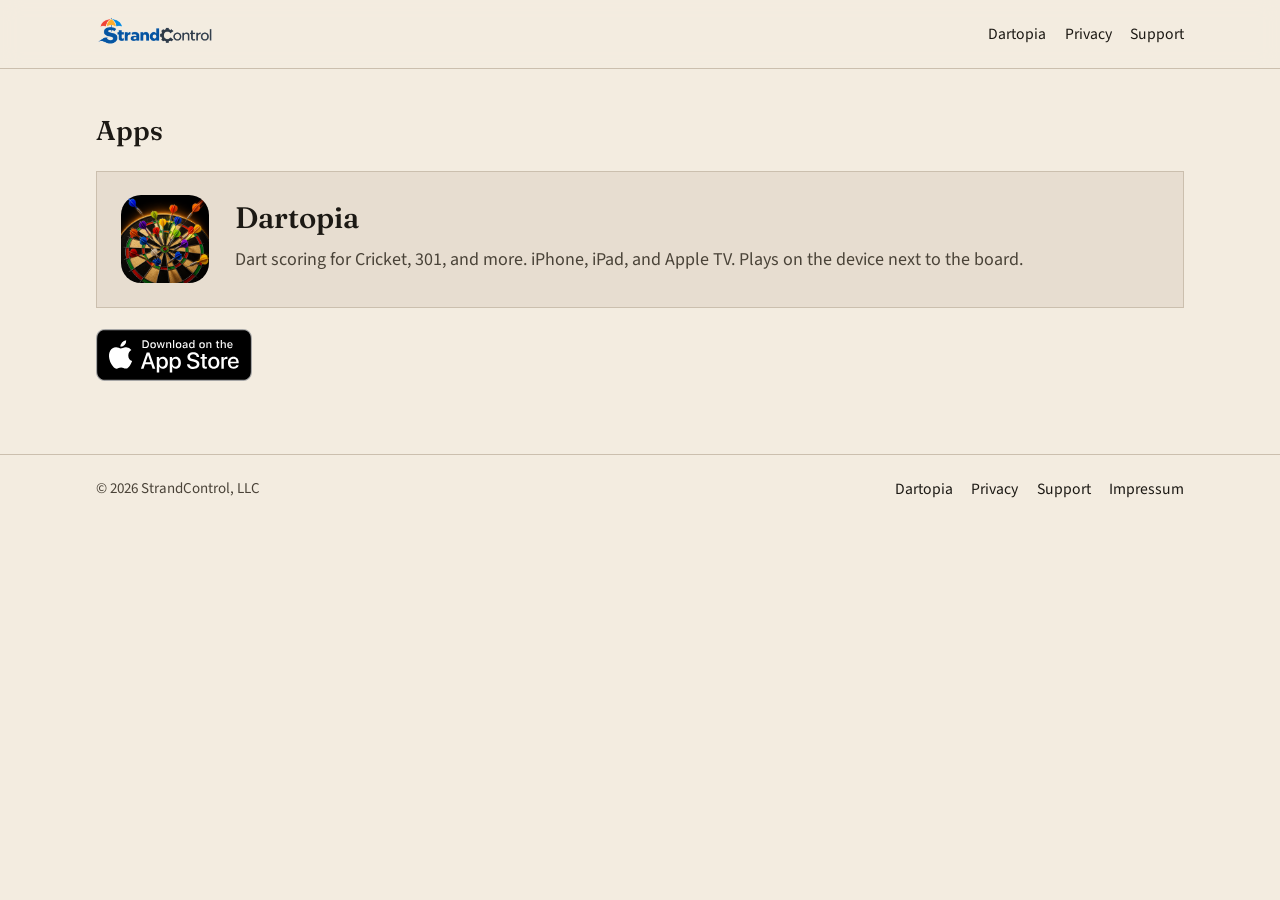
<file: index.html>
<!DOCTYPE html>
<html lang="en">
<head>
  <meta charset="utf-8">
  <meta name="viewport" content="width=device-width, initial-scale=1">
  <title data-i18n="home.title">StrandControl</title>
  <meta name="description" data-i18n-content="home.description" content="StrandControl makes software you use with people in the same room. Home of Dartopia, a dart scoring app for iPhone, iPad, and Apple TV.">
  <link rel="canonical" href="https://strandcontrol.com/">
  <link rel="icon" href="/assets/favicon.svg" type="image/svg+xml">
  <link rel="icon" href="/assets/favicon.png" type="image/png" sizes="512x512">
  <link rel="apple-touch-icon" href="/assets/apple-touch-icon.png">
  <link rel="stylesheet" href="/assets/styles.css">
</head>
<body class="theme-studio">
  <a class="skip" href="#content" data-i18n="nav.skip">Skip to content</a>
  <header class="site-header">
    <div class="wrap">
      <a class="brand" href="/" aria-current="page" aria-label="StrandControl"><img src="/assets/strandcontrol-logo.png" width="800" height="253" alt="StrandControl"></a>
      <nav aria-label="Primary" data-i18n-aria="nav.primary">
        <a href="/dartopia">Dartopia</a>
        <a href="/privacy" data-i18n="nav.privacy">Privacy</a>
        <a href="/support" data-i18n="nav.support">Support</a>
      </nav>
    </div>
  </header>

  <main id="content">
    <section class="section" aria-labelledby="apps-heading">
      <div class="wrap">
        <h2 id="apps-heading" data-i18n="home.apps">Apps</h2>
        <a class="app-card" href="/dartopia">
          <img src="/assets/dartopia-icon.png" width="88" height="88" alt="">
          <div>
            <h2>Dartopia</h2>
            <p data-i18n="home.card">Dart scoring for Cricket, 301, and more. iPhone, iPad, and Apple TV. Plays on the device next to the board.</p>
          </div>
        </a>
        <p class="store-badge">
          <a href="https://apps.apple.com/app/dartopia/id6813150615">
            <img src="/assets/app-store/black/en.svg" width="120" height="40" alt="Download on the App Store" data-i18n-alt="dartopia.badge" data-store-badge="black">
          </a>
        </p>
      </div>
    </section>
  </main>

  <footer class="site-footer">
    <div class="wrap">
      <small>© 2026 StrandControl, LLC</small>
      <nav aria-label="Footer" data-i18n-aria="nav.footer">
        <a href="/dartopia">Dartopia</a>
        <a href="/privacy" data-i18n="nav.privacy">Privacy</a>
        <a href="/support" data-i18n="nav.support">Support</a>
        <a href="/impressum">Impressum</a>
      </nav>
    </div>
  </footer>
</body>
</html>
</file>
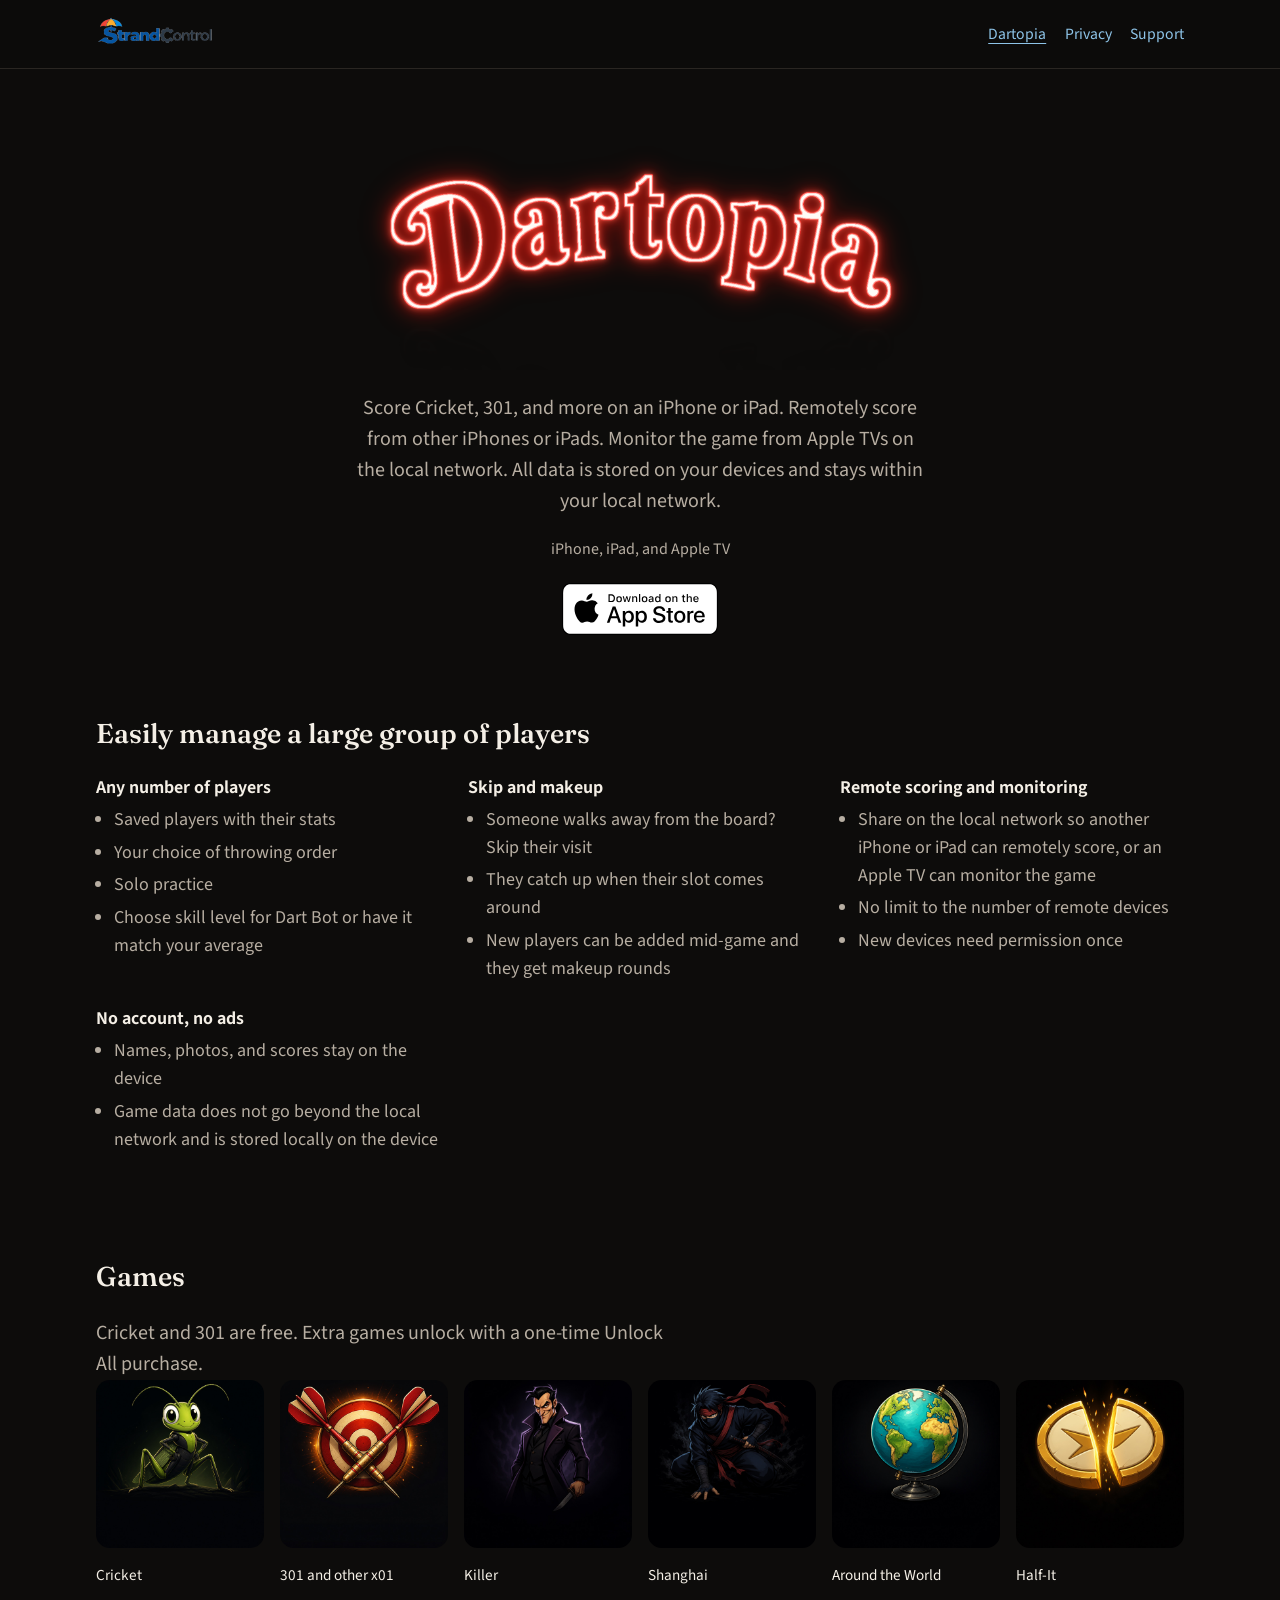
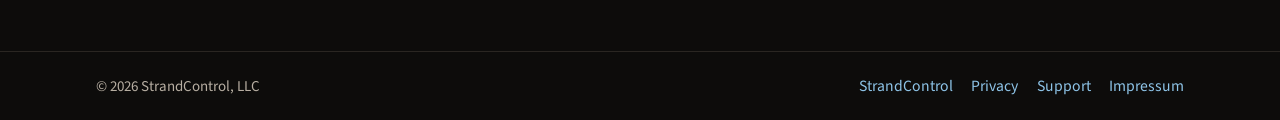
<file: dartopia/index.html>
<!DOCTYPE html>
<html lang="en">
<head>
  <meta charset="utf-8">
  <meta name="viewport" content="width=device-width, initial-scale=1">
  <title data-i18n="dartopia.title">Dartopia — StrandControl</title>
  <meta name="description" data-i18n-content="dartopia.description" content="Dartopia is a local dart scoring app for Cricket, 301, and extra games. iPhone, iPad, and Apple TV. No account. No ads.">
  <link rel="canonical" href="https://strandcontrol.com/dartopia">
  <link rel="icon" href="/assets/favicon.svg" type="image/svg+xml">
  <link rel="icon" href="/assets/favicon.png" type="image/png" sizes="512x512">
  <link rel="apple-touch-icon" href="/assets/apple-touch-icon.png">
  <link rel="stylesheet" href="/assets/styles.css">
</head>
<body class="theme-dart">
  <a class="skip" href="#content" data-i18n="nav.skip">Skip to content</a>
  <header class="site-header">
    <div class="wrap">
      <a class="brand" href="/" aria-label="StrandControl"><img src="/assets/strandcontrol-logo.png" width="800" height="253" alt="StrandControl"></a>
      <nav aria-label="Primary" data-i18n-aria="nav.primary">
        <a href="/dartopia" aria-current="page">Dartopia</a>
        <a href="/privacy" data-i18n="nav.privacy">Privacy</a>
        <a href="/support" data-i18n="nav.support">Support</a>
      </nav>
    </div>
  </header>

  <main id="content">
    <section class="hero">
      <div class="wrap">
        <img class="wordmark" src="/assets/dartopia-wordmark.png" width="900" height="358" alt="Dartopia">
        <p class="lede" data-i18n="dartopia.lede">Score Cricket, 301, and more on an iPhone or iPad. Remotely score from other iPhones or iPads. Monitor the game from Apple TVs on the local network. All data is stored on your devices and stays within your local network.</p>
        <p class="meta-row">
          <span data-i18n="dartopia.devices">iPhone, iPad, and Apple TV</span>
        </p>
        <p class="store-badge">
          <a href="https://apps.apple.com/app/dartopia/id6813150615">
            <img src="/assets/app-store/white/en.svg" width="120" height="40" alt="Download on the App Store" data-i18n-alt="dartopia.badge" data-store-badge="white">
          </a>
        </p>
      </div>
    </section>

    <section class="section" aria-labelledby="play-heading">
      <div class="wrap">
        <h2 id="play-heading" data-i18n="dartopia.manage">Easily manage a large group of players</h2>
        <dl class="features">
          <div>
            <dt data-i18n="dartopia.any">Any number of players</dt>
            <dd>
              <ul>
                <li data-i18n="dartopia.saved">Saved players with their stats</li>
                <li data-i18n="dartopia.order">Your choice of throwing order</li>
                <li data-i18n="dartopia.solo">Solo practice</li>
                <li data-i18n="dartopia.bot">Choose skill level for Dart Bot or have it match your average</li>
              </ul>
            </dd>
          </div>
          <div>
            <dt data-i18n="dartopia.skip">Skip and makeup</dt>
            <dd>
              <ul>
                <li data-i18n="dartopia.skipAway">Someone walks away from the board? Skip their visit</li>
                <li data-i18n="dartopia.skipCatch">They catch up when their slot comes around</li>
                <li data-i18n="dartopia.skipJoin">New players can be added mid-game and they get makeup rounds</li>
              </ul>
            </dd>
          </div>
          <div>
            <dt data-i18n="dartopia.remote">Remote scoring and monitoring</dt>
            <dd>
              <ul>
                <li data-i18n="dartopia.remoteShare">Share on the local network so another iPhone or iPad can remotely score, or an Apple TV can monitor the game</li>
                <li data-i18n="dartopia.remoteLimit">No limit to the number of remote devices</li>
                <li data-i18n="dartopia.remoteOnce">New devices need permission once</li>
              </ul>
            </dd>
          </div>
          <div>
            <dt data-i18n="dartopia.account">No account, no ads</dt>
            <dd>
              <ul>
                <li data-i18n="dartopia.accountNames">Names, photos, and scores stay on the device</li>
                <li data-i18n="dartopia.accountData">Game data does not go beyond the local network and is stored locally on the device</li>
              </ul>
            </dd>
          </div>
        </dl>
      </div>
    </section>

    <section class="section" aria-labelledby="games-heading">
      <div class="wrap">
        <h2 id="games-heading" data-i18n="dartopia.games">Games</h2>
        <p class="lede" data-i18n="dartopia.gamesLede">Cricket and 301 are free. Extra games unlock with a one-time Unlock All purchase.</p>
        <div class="games">
          <figure>
            <img src="/assets/games/cricket.jpg" width="320" height="320" alt="">
            <figcaption>Cricket</figcaption>
          </figure>
          <figure>
            <img src="/assets/games/x01.jpg" width="320" height="320" alt="">
            <figcaption data-i18n="dartopia.x01">301 and other x01</figcaption>
          </figure>
          <figure>
            <img src="/assets/games/killer.jpg" width="320" height="320" alt="">
            <figcaption>Killer</figcaption>
          </figure>
          <figure>
            <img src="/assets/games/shanghai.jpg" width="320" height="320" alt="">
            <figcaption>Shanghai</figcaption>
          </figure>
          <figure>
            <img src="/assets/games/around-the-world.jpg" width="320" height="320" alt="">
            <figcaption data-i18n="dartopia.around">Around the World</figcaption>
          </figure>
          <figure>
            <img src="/assets/games/half-it.jpg" width="320" height="320" alt="">
            <figcaption data-i18n="dartopia.half">Half-It</figcaption>
          </figure>
        </div>
      </div>
    </section>
  </main>

  <footer class="site-footer">
    <div class="wrap">
      <small>© 2026 StrandControl, LLC</small>
      <nav aria-label="Footer" data-i18n-aria="nav.footer">
        <a href="/">StrandControl</a>
        <a href="/privacy" data-i18n="nav.privacy">Privacy</a>
        <a href="/support" data-i18n="nav.support">Support</a>
        <a href="/impressum">Impressum</a>
      </nav>
    </div>
  </footer>
</body>
</html>
</file>
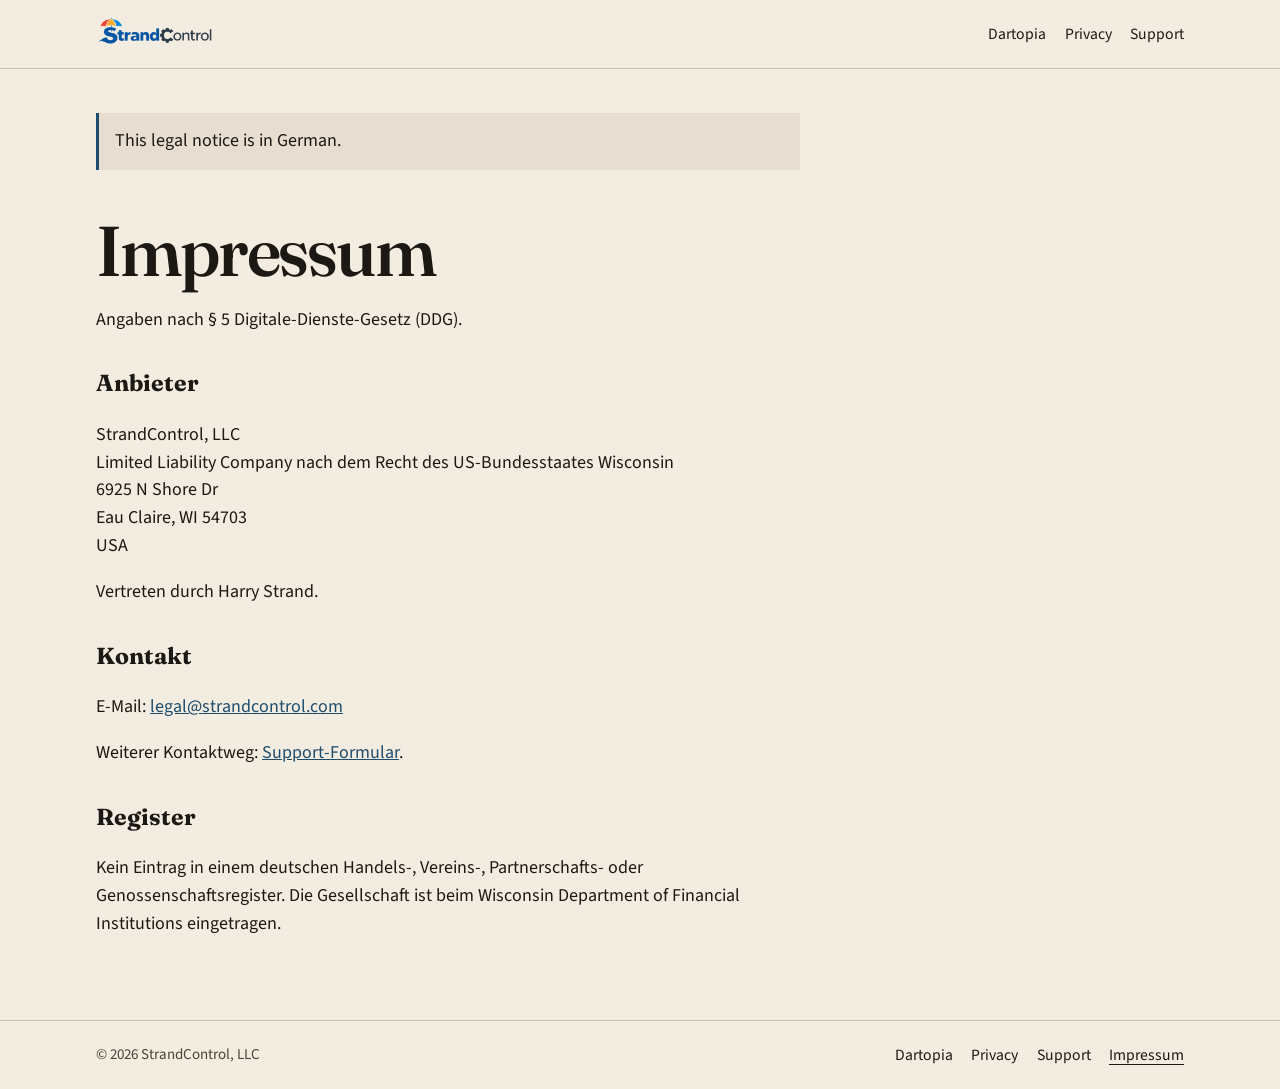
<file: impressum/index.html>
<!DOCTYPE html>
<html lang="de">
<head>
  <meta charset="utf-8">
  <meta name="viewport" content="width=device-width, initial-scale=1">
  <title>Impressum — StrandControl</title>
  <meta name="description" content="Anbieterkennzeichnung für StrandControl, LLC und die Website strandcontrol.com.">
  <link rel="canonical" href="https://strandcontrol.com/impressum">
  <link rel="icon" href="/assets/favicon.svg" type="image/svg+xml">
  <link rel="icon" href="/assets/favicon.png" type="image/png" sizes="512x512">
  <link rel="apple-touch-icon" href="/assets/apple-touch-icon.png">
  <link rel="stylesheet" href="/assets/styles.css">
</head>
<body class="theme-studio">
  <a class="skip" href="#content" data-i18n="nav.skip">Skip to content</a>
  <header class="site-header">
    <div class="wrap">
      <a class="brand" href="/" aria-label="StrandControl"><img src="/assets/strandcontrol-logo.png" width="800" height="253" alt="StrandControl"></a>
      <nav aria-label="Primary" data-i18n-aria="nav.primary">
        <a href="/dartopia">Dartopia</a>
        <a href="/privacy" data-i18n="nav.privacy">Privacy</a>
        <a href="/support" data-i18n="nav.support">Support</a>
      </nav>
    </div>
  </header>

  <main id="content" class="policy wrap">
    <p class="note policy-official" lang="en">This legal notice is in German.</p>
    <div lang="de">
      <h1 class="page-title">Impressum</h1>
      <p>Angaben nach § 5 Digitale-Dienste-Gesetz (DDG).</p>

      <h2>Anbieter</h2>
      <p>StrandControl, LLC<br>
      Limited Liability Company nach dem Recht des US-Bundesstaates Wisconsin<br>
      6925 N Shore Dr<br>
      Eau Claire, WI 54703<br>
      USA</p>
      <p>Vertreten durch Harry Strand.</p>

      <h2>Kontakt</h2>
      <p>E-Mail: <!--email_off--><a href="mailto:legal@strandcontrol.com">legal@strandcontrol.com</a><!--/email_off--></p>
      <p>Weiterer Kontaktweg: <a href="/support">Support-Formular</a>.</p>

      <h2>Register</h2>
      <p>Kein Eintrag in einem deutschen Handels-, Vereins-, Partnerschafts- oder Genossenschaftsregister. Die Gesellschaft ist beim Wisconsin Department of Financial Institutions eingetragen.</p>
    </div>
  </main>

  <footer class="site-footer">
    <div class="wrap">
      <small>© 2026 StrandControl, LLC</small>
      <nav aria-label="Footer" data-i18n-aria="nav.footer">
        <a href="/dartopia">Dartopia</a>
        <a href="/privacy" data-i18n="nav.privacy">Privacy</a>
        <a href="/support" data-i18n="nav.support">Support</a>
        <a href="/impressum" aria-current="page">Impressum</a>
      </nav>
    </div>
  </footer>
</body>
</html>
</file>
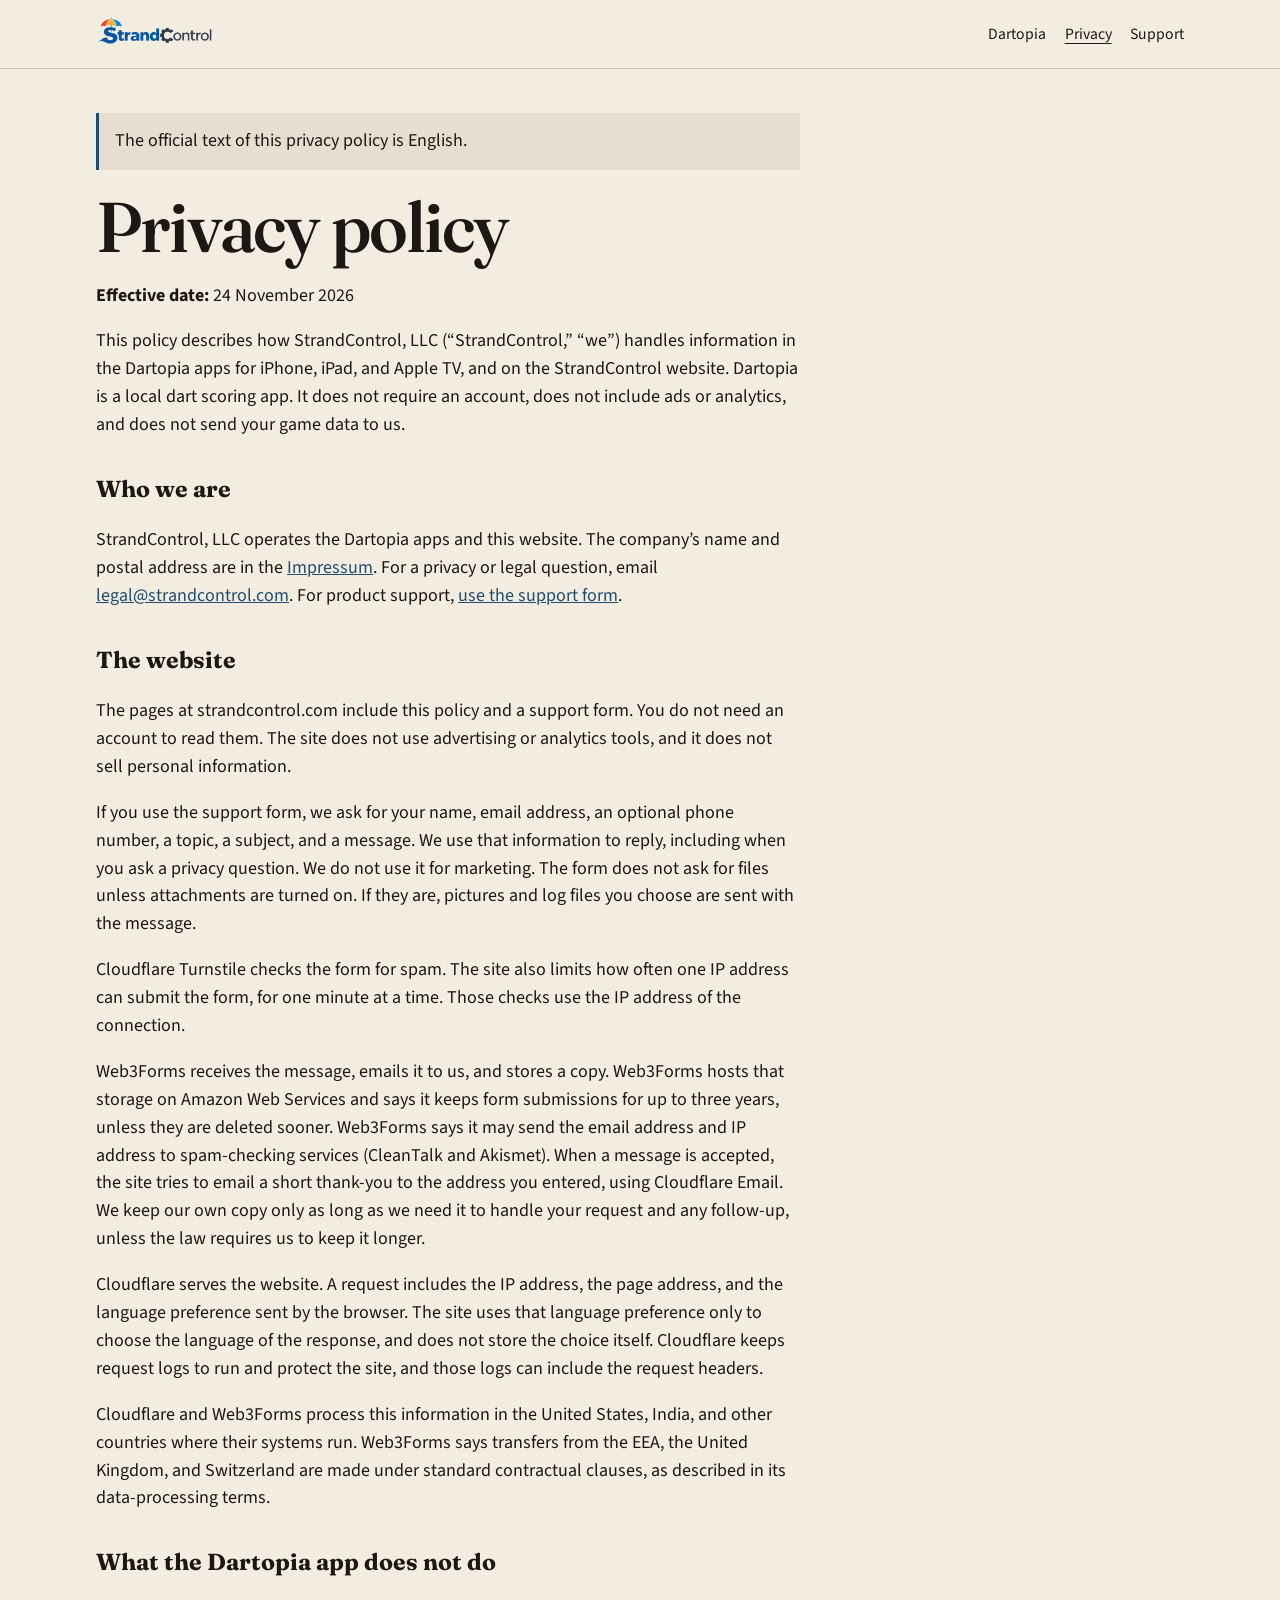
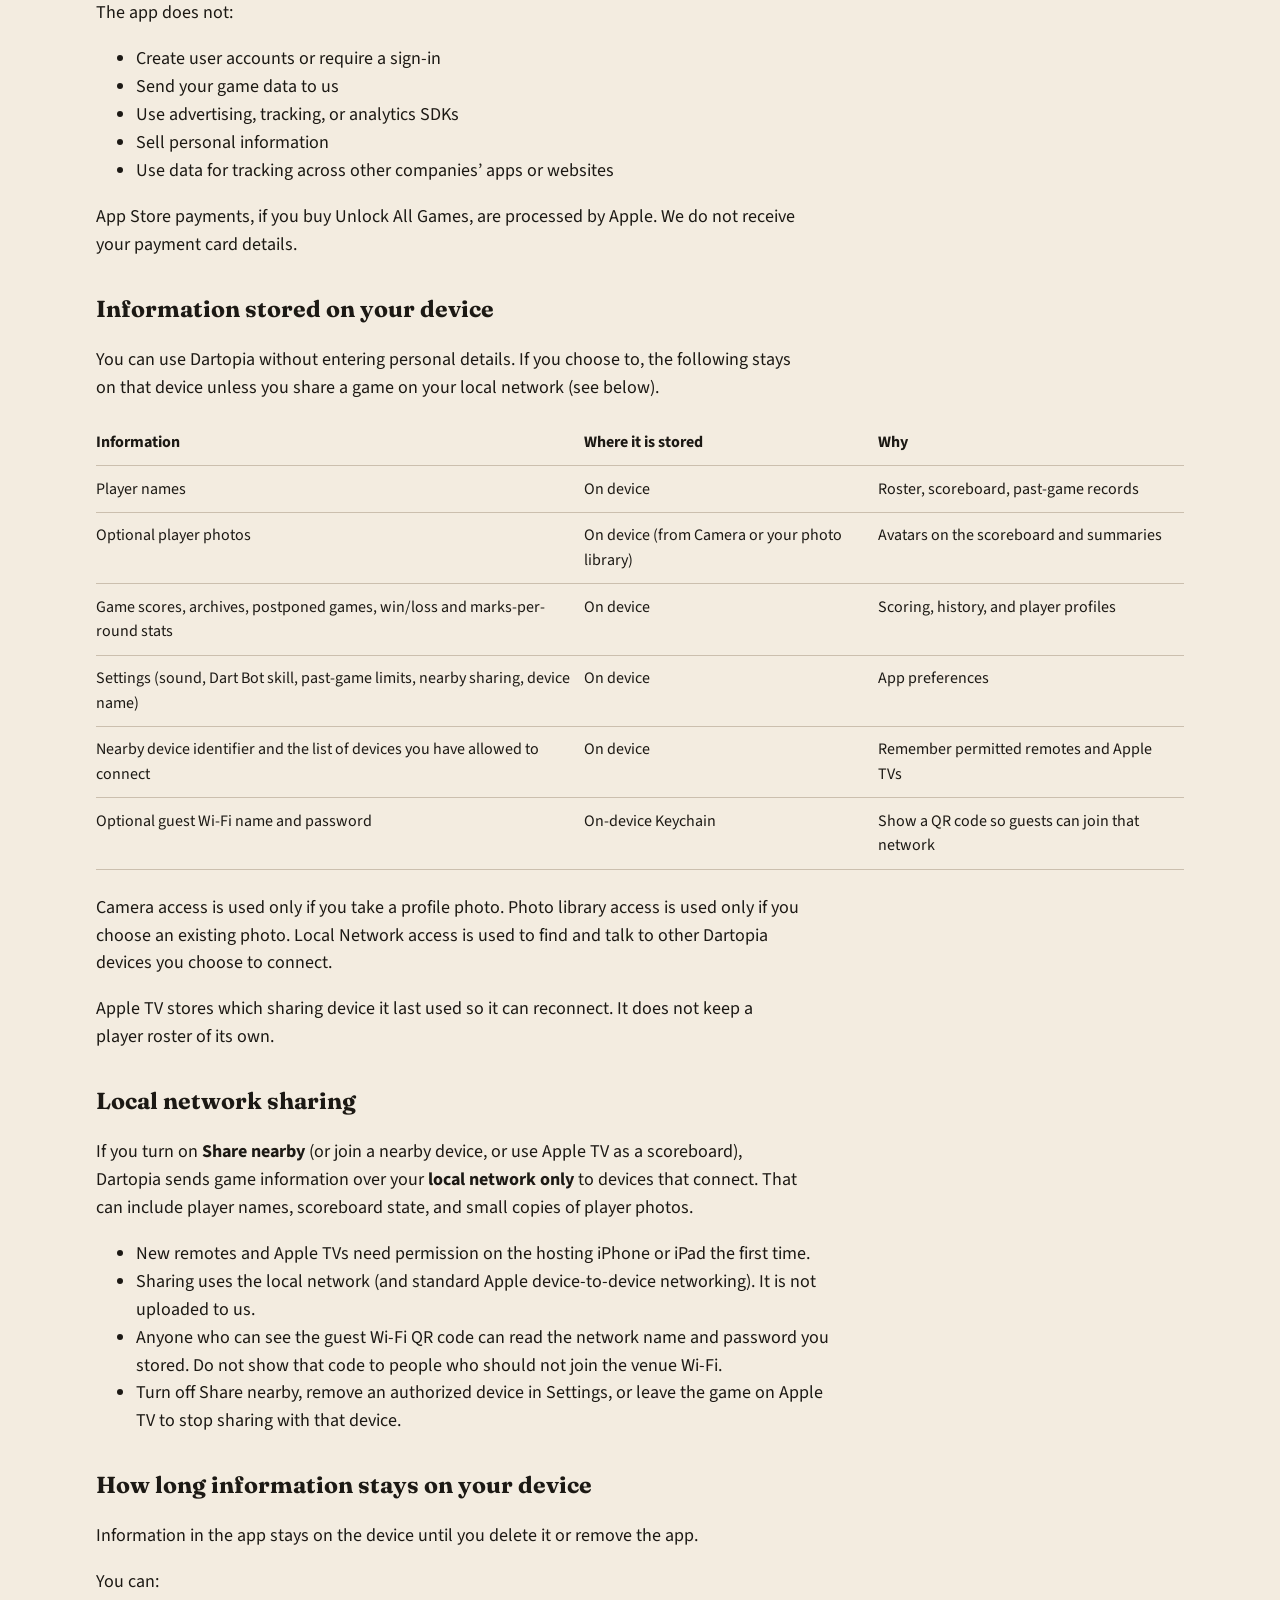
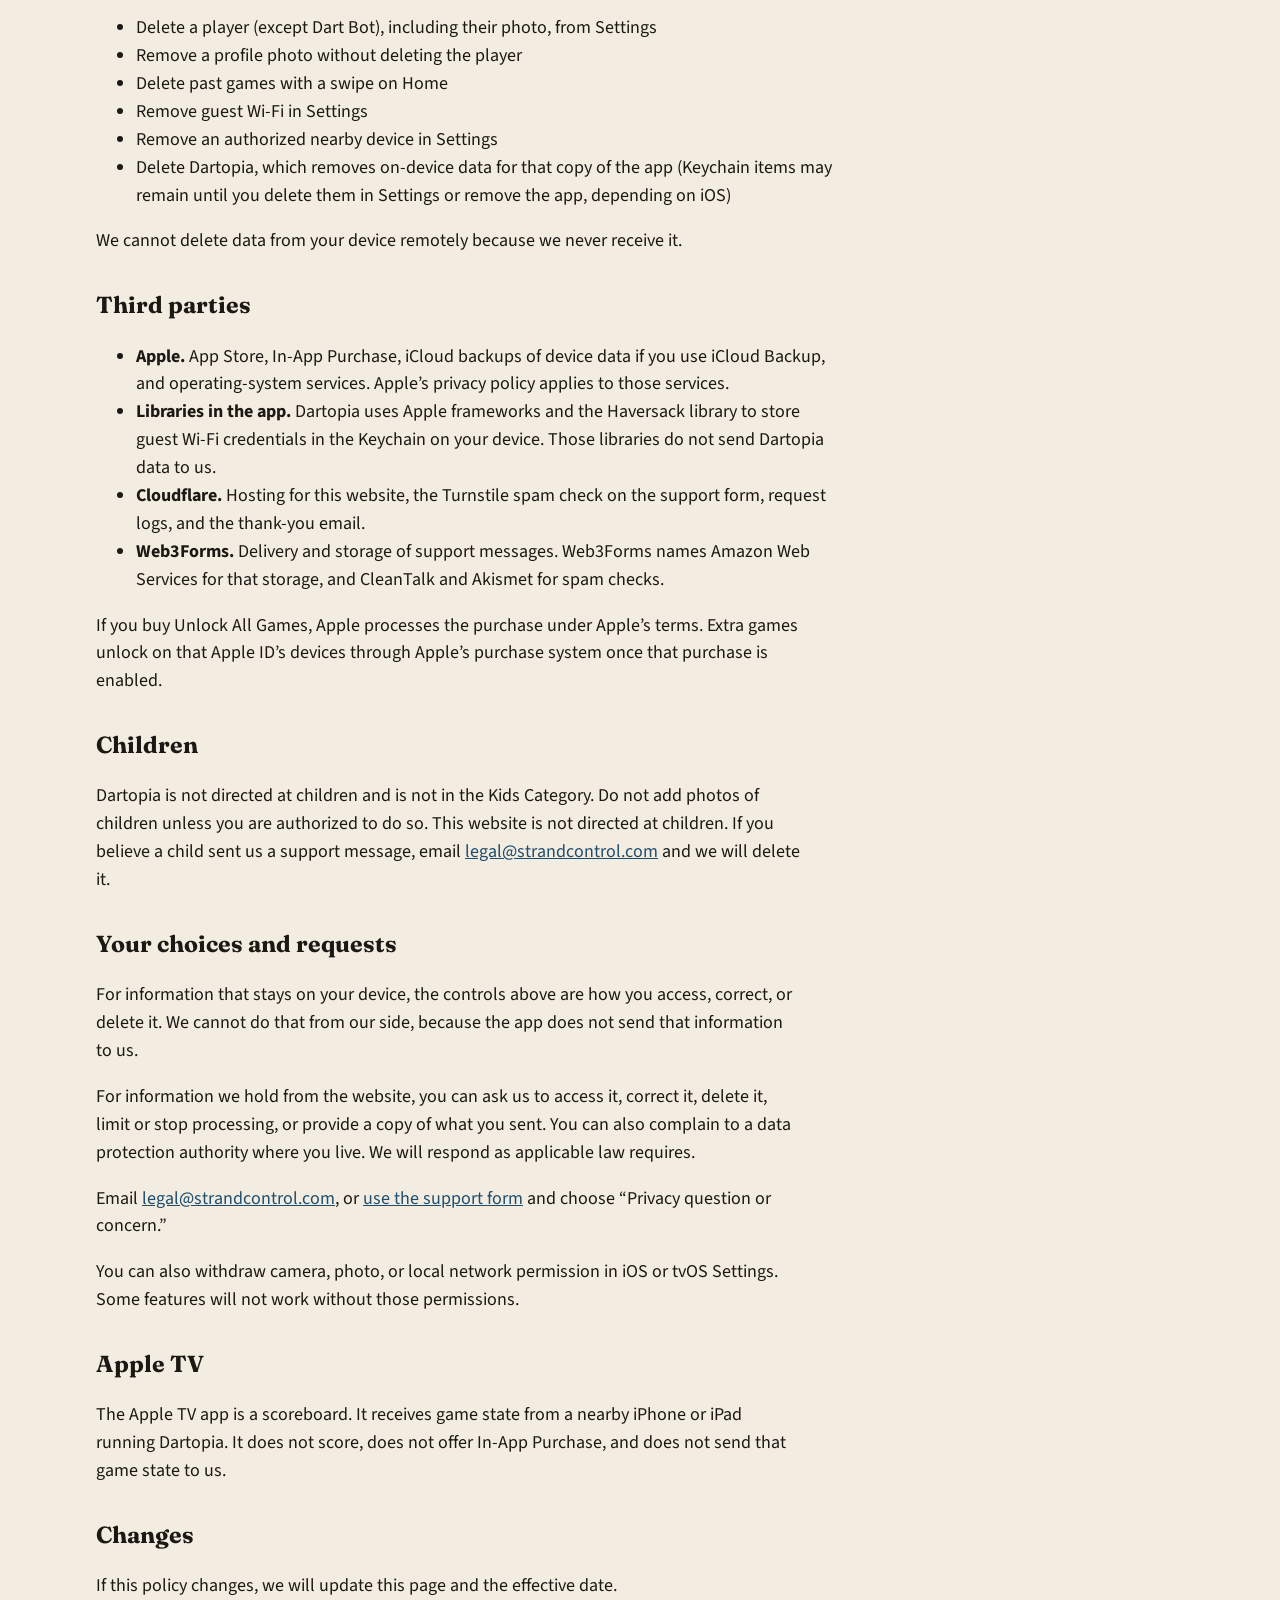
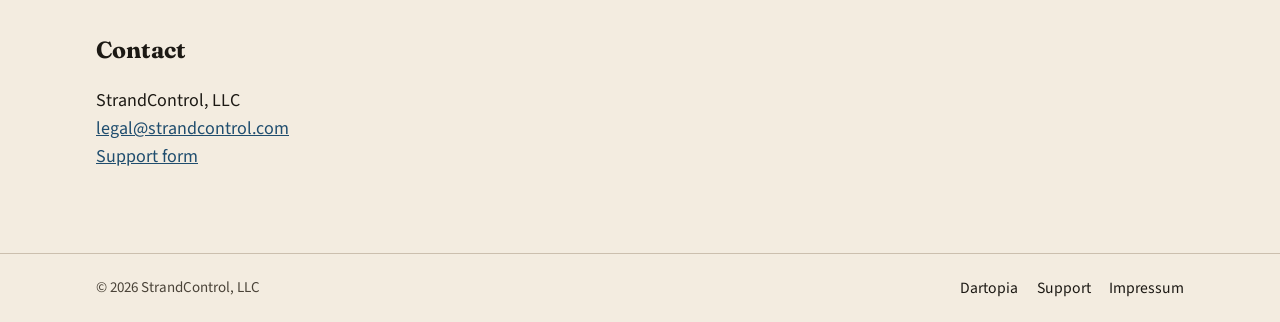
<file: privacy/index.html>
<!DOCTYPE html>
<html lang="en">
<head>
  <meta charset="utf-8">
  <meta name="viewport" content="width=device-width, initial-scale=1">
  <title data-i18n="privacy.title">Privacy policy — StrandControl</title>
  <meta name="description" data-i18n-content="privacy.description" content="Privacy policy for the Dartopia app and the StrandControl website.">
  <link rel="canonical" href="https://strandcontrol.com/privacy">
  <link rel="icon" href="/assets/favicon.svg" type="image/svg+xml">
  <link rel="icon" href="/assets/favicon.png" type="image/png" sizes="512x512">
  <link rel="apple-touch-icon" href="/assets/apple-touch-icon.png">
  <link rel="stylesheet" href="/assets/styles.css">
</head>
<body class="theme-studio">
  <a class="skip" href="#content" data-i18n="nav.skip">Skip to content</a>
  <header class="site-header">
    <div class="wrap">
      <a class="brand" href="/" aria-label="StrandControl"><img src="/assets/strandcontrol-logo.png" width="800" height="253" alt="StrandControl"></a>
      <nav aria-label="Primary" data-i18n-aria="nav.primary">
        <a href="/dartopia">Dartopia</a>
        <a href="/privacy" aria-current="page" data-i18n="nav.privacy">Privacy</a>
        <a href="/support" data-i18n="nav.support">Support</a>
      </nav>
    </div>
  </header>

  <main id="content" class="policy wrap">
    <p class="note policy-official" data-i18n="privacy.official">The official text of this privacy policy is English.</p>
    <h1 class="page-title" data-i18n="privacy.heading">Privacy policy</h1>
    <div lang="en">
    <p><strong>Effective date:</strong> 24 November 2026</p>
    <p>This policy describes how StrandControl, LLC (“StrandControl,” “we”) handles information in the Dartopia apps for iPhone, iPad, and Apple TV, and on the StrandControl website. Dartopia is a local dart scoring app. It does not require an account, does not include ads or analytics, and does not send your game data to us.</p>

    <h2>Who we are</h2>
    <p>StrandControl, LLC operates the Dartopia apps and this website. The company’s name and postal address are in the <a href="/impressum">Impressum</a>. For a privacy or legal question, email <a href="mailto:legal@strandcontrol.com">legal@strandcontrol.com</a>. For product support, <a href="/support?topic=privacy">use the support form</a>.</p>

    <h2>The website</h2>
    <p>The pages at strandcontrol.com include this policy and a support form. You do not need an account to read them. The site does not use advertising or analytics tools, and it does not sell personal information.</p>
    <p>If you use the support form, we ask for your name, email address, an optional phone number, a topic, a subject, and a message. We use that information to reply, including when you ask a privacy question. We do not use it for marketing. The form does not ask for files unless attachments are turned on. If they are, pictures and log files you choose are sent with the message.</p>
    <p>Cloudflare Turnstile checks the form for spam. The site also limits how often one IP address can submit the form, for one minute at a time. Those checks use the IP address of the connection.</p>
    <p>Web3Forms receives the message, emails it to us, and stores a copy. Web3Forms hosts that storage on Amazon Web Services and says it keeps form submissions for up to three years, unless they are deleted sooner. Web3Forms says it may send the email address and IP address to spam-checking services (CleanTalk and Akismet). When a message is accepted, the site tries to email a short thank-you to the address you entered, using Cloudflare Email. We keep our own copy only as long as we need it to handle your request and any follow-up, unless the law requires us to keep it longer.</p>
    <p>Cloudflare serves the website. A request includes the IP address, the page address, and the language preference sent by the browser. The site uses that language preference only to choose the language of the response, and does not store the choice itself. Cloudflare keeps request logs to run and protect the site, and those logs can include the request headers.</p>
    <p>Cloudflare and Web3Forms process this information in the United States, India, and other countries where their systems run. Web3Forms says transfers from the EEA, the United Kingdom, and Switzerland are made under standard contractual clauses, as described in its data-processing terms.</p>

    <h2>What the Dartopia app does not do</h2>
    <p>The app does not:</p>
    <ul>
      <li>Create user accounts or require a sign-in</li>
      <li>Send your game data to us</li>
      <li>Use advertising, tracking, or analytics SDKs</li>
      <li>Sell personal information</li>
      <li>Use data for tracking across other companies’ apps or websites</li>
    </ul>
    <p>App Store payments, if you buy Unlock All Games, are processed by Apple. We do not receive your payment card details.</p>

    <h2>Information stored on your device</h2>
    <p>You can use Dartopia without entering personal details. If you choose to, the following stays on that device unless you share a game on your local network (see below).</p>
    <table>
      <thead>
        <tr>
          <th>Information</th>
          <th>Where it is stored</th>
          <th>Why</th>
        </tr>
      </thead>
      <tbody>
        <tr>
          <td>Player names</td>
          <td>On device</td>
          <td>Roster, scoreboard, past-game records</td>
        </tr>
        <tr>
          <td>Optional player photos</td>
          <td>On device (from Camera or your photo library)</td>
          <td>Avatars on the scoreboard and summaries</td>
        </tr>
        <tr>
          <td>Game scores, archives, postponed games, win/loss and marks-per-round stats</td>
          <td>On device</td>
          <td>Scoring, history, and player profiles</td>
        </tr>
        <tr>
          <td>Settings (sound, Dart Bot skill, past-game limits, nearby sharing, device name)</td>
          <td>On device</td>
          <td>App preferences</td>
        </tr>
        <tr>
          <td>Nearby device identifier and the list of devices you have allowed to connect</td>
          <td>On device</td>
          <td>Remember permitted remotes and Apple TVs</td>
        </tr>
        <tr>
          <td>Optional guest Wi-Fi name and password</td>
          <td>On-device Keychain</td>
          <td>Show a QR code so guests can join that network</td>
        </tr>
      </tbody>
    </table>
    <p>Camera access is used only if you take a profile photo. Photo library access is used only if you choose an existing photo. Local Network access is used to find and talk to other Dartopia devices you choose to connect.</p>
    <p>Apple TV stores which sharing device it last used so it can reconnect. It does not keep a player roster of its own.</p>

    <h2>Local network sharing</h2>
    <p>If you turn on <strong>Share nearby</strong> (or join a nearby device, or use Apple TV as a scoreboard), Dartopia sends game information over your <strong>local network only</strong> to devices that connect. That can include player names, scoreboard state, and small copies of player photos.</p>
    <ul>
      <li>New remotes and Apple TVs need permission on the hosting iPhone or iPad the first time.</li>
      <li>Sharing uses the local network (and standard Apple device-to-device networking). It is not uploaded to us.</li>
      <li>Anyone who can see the guest Wi-Fi QR code can read the network name and password you stored. Do not show that code to people who should not join the venue Wi-Fi.</li>
      <li>Turn off Share nearby, remove an authorized device in Settings, or leave the game on Apple TV to stop sharing with that device.</li>
    </ul>

    <h2>How long information stays on your device</h2>
    <p>Information in the app stays on the device until you delete it or remove the app.</p>
    <p>You can:</p>
    <ul>
      <li>Delete a player (except Dart Bot), including their photo, from Settings</li>
      <li>Remove a profile photo without deleting the player</li>
      <li>Delete past games with a swipe on Home</li>
      <li>Remove guest Wi-Fi in Settings</li>
      <li>Remove an authorized nearby device in Settings</li>
      <li>Delete Dartopia, which removes on-device data for that copy of the app (Keychain items may remain until you delete them in Settings or remove the app, depending on iOS)</li>
    </ul>
    <p>We cannot delete data from your device remotely because we never receive it.</p>

    <h2>Third parties</h2>
    <ul>
      <li><strong>Apple.</strong> App Store, In-App Purchase, iCloud backups of device data if you use iCloud Backup, and operating-system services. Apple’s privacy policy applies to those services.</li>
      <li><strong>Libraries in the app.</strong> Dartopia uses Apple frameworks and the Haversack library to store guest Wi-Fi credentials in the Keychain on your device. Those libraries do not send Dartopia data to us.</li>
      <li><strong>Cloudflare.</strong> Hosting for this website, the Turnstile spam check on the support form, request logs, and the thank-you email.</li>
      <li><strong>Web3Forms.</strong> Delivery and storage of support messages. Web3Forms names Amazon Web Services for that storage, and CleanTalk and Akismet for spam checks.</li>
    </ul>
    <p>If you buy Unlock All Games, Apple processes the purchase under Apple’s terms. Extra games unlock on that Apple ID’s devices through Apple’s purchase system once that purchase is enabled.</p>

    <h2>Children</h2>
    <p>Dartopia is not directed at children and is not in the Kids Category. Do not add photos of children unless you are authorized to do so. This website is not directed at children. If you believe a child sent us a support message, email <a href="mailto:legal@strandcontrol.com">legal@strandcontrol.com</a> and we will delete it.</p>

    <h2>Your choices and requests</h2>
    <p>For information that stays on your device, the controls above are how you access, correct, or delete it. We cannot do that from our side, because the app does not send that information to us.</p>
    <p>For information we hold from the website, you can ask us to access it, correct it, delete it, limit or stop processing, or provide a copy of what you sent. You can also complain to a data protection authority where you live. We will respond as applicable law requires.</p>
    <p>Email <a href="mailto:legal@strandcontrol.com">legal@strandcontrol.com</a>, or <a href="/support?topic=privacy">use the support form</a> and choose “Privacy question or concern.”</p>
    <p>You can also withdraw camera, photo, or local network permission in iOS or tvOS Settings. Some features will not work without those permissions.</p>

    <h2>Apple TV</h2>
    <p>The Apple TV app is a scoreboard. It receives game state from a nearby iPhone or iPad running Dartopia. It does not score, does not offer In-App Purchase, and does not send that game state to us.</p>

    <h2>Changes</h2>
    <p>If this policy changes, we will update this page and the effective date.</p>

    <h2>Contact</h2>
    <p>StrandControl, LLC<br>
    <a href="mailto:legal@strandcontrol.com">legal@strandcontrol.com</a><br>
    <a href="/support?topic=privacy">Support form</a></p>
    </div>
  </main>

  <footer class="site-footer">
    <div class="wrap">
      <small>© 2026 StrandControl, LLC</small>
      <nav aria-label="Footer" data-i18n-aria="nav.footer">
        <a href="/dartopia">Dartopia</a>
        <a href="/support" data-i18n="nav.support">Support</a>
        <a href="/impressum">Impressum</a>
      </nav>
    </div>
  </footer>
</body>
</html>
</file>
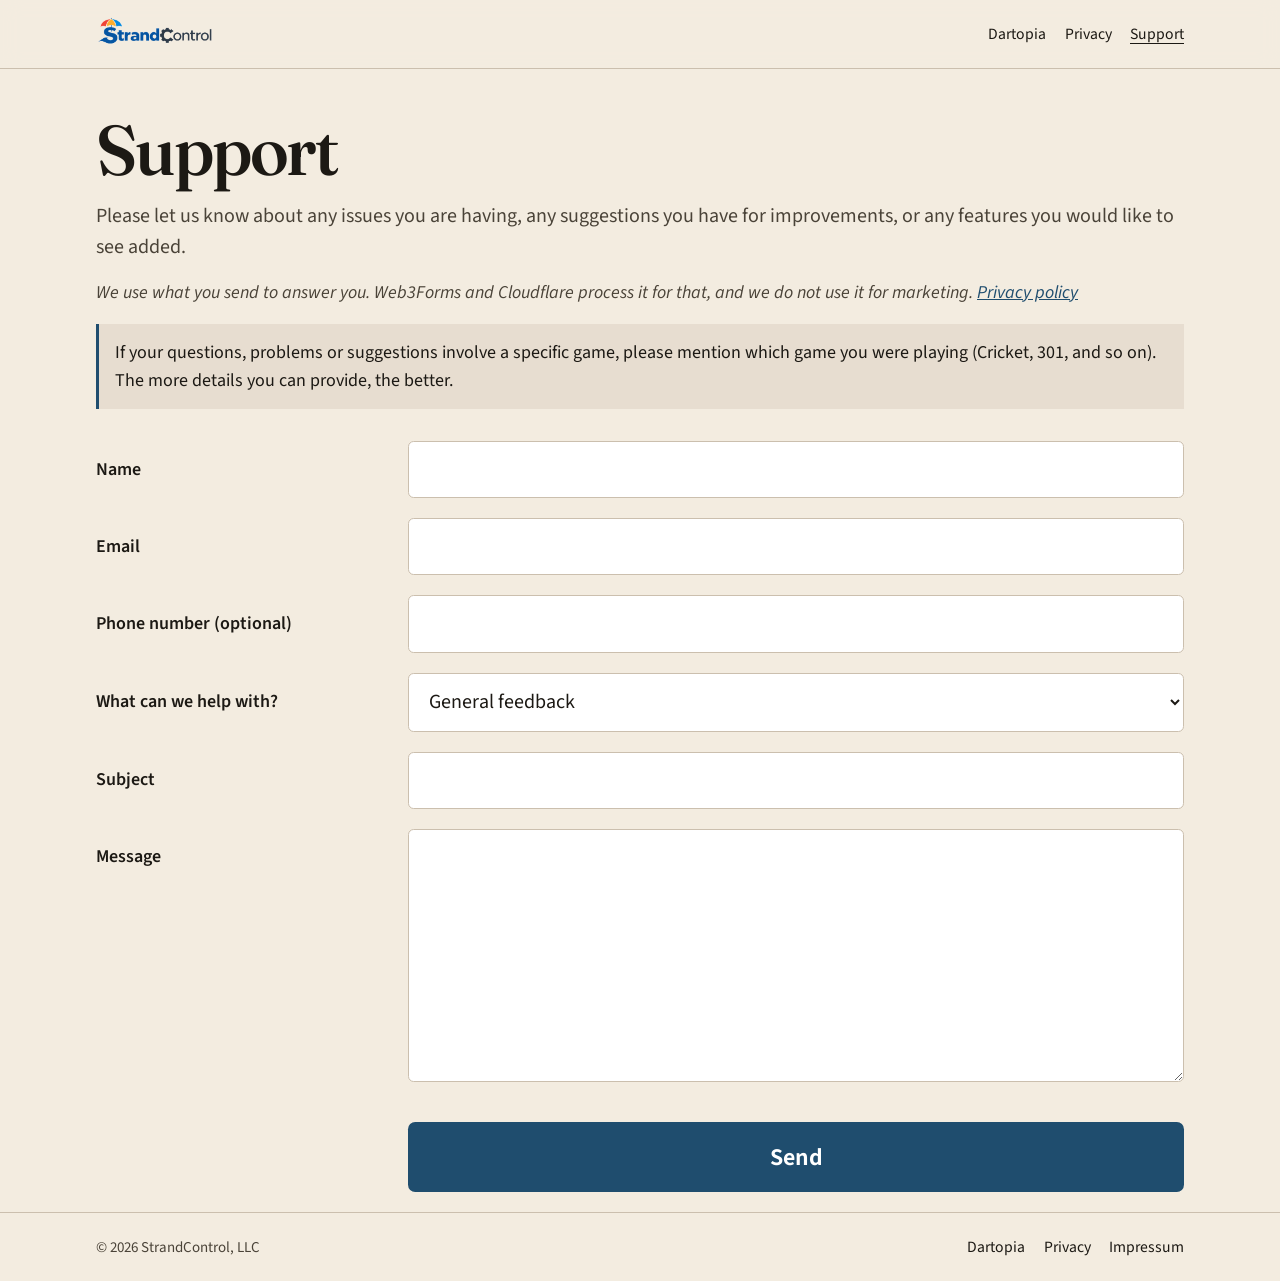
<file: support/index.html>
<!DOCTYPE html>
<html lang="en">
<head>
  <meta charset="utf-8">
  <meta name="viewport" content="width=device-width, initial-scale=1">
  <title data-i18n="form.title">Support — StrandControl</title>
  <meta name="description" data-i18n-content="form.description" content="Contact StrandControl for Dartopia support.">
  <link rel="canonical" href="https://strandcontrol.com/support">
  <link rel="icon" href="/assets/favicon.svg" type="image/svg+xml">
  <link rel="icon" href="/assets/favicon.png" type="image/png" sizes="512x512">
  <link rel="apple-touch-icon" href="/assets/apple-touch-icon.png">
  <link rel="stylesheet" href="/assets/styles.css">
</head>
<body class="theme-studio">
  <a class="skip" href="#content" data-i18n="nav.skip">Skip to content</a>
  <header class="site-header">
    <div class="wrap">
      <a class="brand" href="/" aria-label="StrandControl"><img src="/assets/strandcontrol-logo.png" width="800" height="253" alt="StrandControl"></a>
      <nav aria-label="Primary" data-i18n-aria="nav.primary">
        <a href="/dartopia">Dartopia</a>
        <a href="/privacy" data-i18n="nav.privacy">Privacy</a>
        <a href="/support" aria-current="page" data-i18n="nav.support">Support</a>
      </nav>
    </div>
  </header>

  <main id="content" class="support wrap">
    <h1 class="page-title" data-i18n="form.heading">Support</h1>
    <p class="lede" data-i18n="form.lede">Please let us know about any issues you are having, any suggestions you have for improvements, or any features you would like to see added.</p>
    <p class="privacy-note"><span data-i18n="form.privacyNote">We use what you send to answer you. Web3Forms and Cloudflare process it for that, and we do not use it for marketing.</span> <a href="/privacy" data-i18n="form.privacyPolicy">Privacy policy</a></p>
    <p class="note" data-i18n="form.note">If your questions, problems or suggestions involve a specific game, please mention which game you were playing (Cricket, 301, and so on). The more details you can provide, the better.</p>

    <form class="contact-form" id="support-form" method="post" action="/api/support" enctype="multipart/form-data">
      <div class="hp" aria-hidden="true">
        <label for="sc_hp" data-i18n="form.blank">Leave blank</label>
        <input type="text" id="sc_hp" name="sc_hp" tabindex="-1" autocomplete="off" readonly>
      </div>

      <div class="field">
        <label for="name" data-i18n="form.name">Name</label>
        <input type="text" id="name" name="name" maxlength="200" required autocomplete="name">
      </div>
      <div class="field">
        <label for="email" data-i18n="form.email">Email</label>
        <input type="email" id="email" name="email" maxlength="200" required autocomplete="email">
      </div>
      <div class="field">
        <label for="phone" data-i18n="form.phone">Phone number (optional)</label>
        <input type="tel" id="phone" name="phone" maxlength="40" autocomplete="tel">
      </div>
      <div class="field">
        <label for="topic" data-i18n="form.topic">What can we help with?</label>
        <select id="topic" name="topic" required>
          <option value="general" selected data-i18n="form.general">General feedback</option>
          <option value="help" data-i18n="form.help">Help using the product</option>
          <option value="problem" data-i18n="form.problem">Problem with the product</option>
          <option value="improvement" data-i18n="form.improvement">Suggest an improvement</option>
          <option value="feature" data-i18n="form.feature">Request a new feature</option>
          <option value="comments" data-i18n="form.comments">Comments about the product</option>
          <option value="privacy" data-i18n="form.privacy">Privacy question or concern</option>
          <option value="other" data-i18n="form.other">Other</option>
        </select>
      </div>
      <div class="field">
        <label for="subject" data-i18n="form.subject">Subject</label>
        <input type="text" id="subject" name="subject" maxlength="200" required>
      </div>
      <div class="field field-message">
        <label for="message" data-i18n="form.message">Message</label>
        <textarea id="message" name="message" rows="8" maxlength="8000" required></textarea>
      </div>
      <div class="field field-attachment" id="support-attachments" hidden>
        <label for="attachment" data-i18n="form.files">Pictures or log files (optional)</label>
        <div class="field-control">
          <input type="file" id="attachment" name="attachment" accept="image/jpeg,image/png,image/gif,image/webp,image/heic,image/heif,.jpg,.jpeg,.png,.gif,.webp,.heic,.heif,.log,.txt,.json,.crash,.ips,.zip" multiple aria-describedby="attachment-hint">
          <ul class="attachment-list" id="attachment-list" hidden></ul>
          <p class="field-hint" id="attachment-hint" data-i18n="form.filesHint">Up to 3 files, 5 MB each. Pictures, or a log file such as .log, .txt, .json, .crash, .ips, or .zip.</p>
        </div>
      </div>

      <div class="turnstile-row">
        <div id="support-turnstile" data-sitekey="0x4AAAAAAFvu9R7-bXM_yPjL"></div>
      </div>
      <div class="field-actions">
        <button type="submit" data-i18n="form.send">Send</button>
      </div>
      <p class="form-status" id="support-status" role="status" aria-live="polite"></p>
    </form>
  </main>

  <footer class="site-footer">
    <div class="wrap">
      <small>© 2026 StrandControl, LLC</small>
      <nav aria-label="Footer" data-i18n-aria="nav.footer">
        <a href="/dartopia">Dartopia</a>
        <a href="/privacy" data-i18n="nav.privacy">Privacy</a>
        <a href="/impressum">Impressum</a>
      </nav>
    </div>
  </footer>
  <script src="/assets/support-form.js" defer></script>
  <script src="https://challenges.cloudflare.com/turnstile/v0/api.js?onload=onSupportTurnstileLoad&render=explicit" defer></script>
</body>
</html>
</file>
<file: assets/styles.css>
/* Self-hosted so a page view does not send the visitor's IP address to Google.
   Licenses: assets/fonts/fraunces-OFL.txt and assets/fonts/source-sans-3-OFL.txt. */
@font-face {
  font-family: "Fraunces";
  font-style: normal;
  font-weight: 100 900;
  font-display: swap;
  src: url("/assets/fonts/fraunces-latin-ext-full-normal.woff2") format("woff2");
  unicode-range: U+0100-02BA, U+02BD-02C5, U+02C7-02CC, U+02CE-02D7, U+02DD-02FF, U+0304, U+0308, U+0329, U+1D00-1DBF, U+1E00-1E9F, U+1EF2-1EFF, U+2020, U+20A0-20AB, U+20AD-20C4, U+2113, U+2C60-2C7F, U+A720-A7FF;
}
@font-face {
  font-family: "Fraunces";
  font-style: normal;
  font-weight: 100 900;
  font-display: swap;
  src: url("/assets/fonts/fraunces-latin-full-normal.woff2") format("woff2");
  unicode-range: U+0000-00FF, U+0131, U+0152-0153, U+02BB-02BC, U+02C6, U+02DA, U+02DC, U+0304, U+0308, U+0329, U+2000-206F, U+20AC, U+2122, U+2191, U+2193, U+2212, U+2215, U+FEFF, U+FFFD;
}
@font-face {
  font-family: "Source Sans 3";
  font-style: normal;
  font-weight: 200 900;
  font-display: swap;
  src: url("/assets/fonts/source-sans-3-latin-ext.woff2") format("woff2");
  unicode-range: U+0100-02BA, U+02BD-02C5, U+02C7-02CC, U+02CE-02D7, U+02DD-02FF, U+0304, U+0308, U+0329, U+1D00-1DBF, U+1E00-1E9F, U+1EF2-1EFF, U+2020, U+20A0-20AB, U+20AD-20C4, U+2113, U+2C60-2C7F, U+A720-A7FF;
}
@font-face {
  font-family: "Source Sans 3";
  font-style: normal;
  font-weight: 200 900;
  font-display: swap;
  src: url("/assets/fonts/source-sans-3-latin.woff2") format("woff2");
  unicode-range: U+0000-00FF, U+0131, U+0152-0153, U+02BB-02BC, U+02C6, U+02DA, U+02DC, U+0304, U+0308, U+0329, U+2000-206F, U+20AC, U+2122, U+2191, U+2193, U+2212, U+2215, U+FEFF, U+FFFD;
}
@font-face {
  font-family: "Source Sans 3";
  font-style: italic;
  font-weight: 200 900;
  font-display: swap;
  src: url("/assets/fonts/source-sans-3-latin-ext-italic.woff2") format("woff2");
  unicode-range: U+0100-02BA, U+02BD-02C5, U+02C7-02CC, U+02CE-02D7, U+02DD-02FF, U+0304, U+0308, U+0329, U+1D00-1DBF, U+1E00-1E9F, U+1EF2-1EFF, U+2020, U+20A0-20AB, U+20AD-20C4, U+2113, U+2C60-2C7F, U+A720-A7FF;
}
@font-face {
  font-family: "Source Sans 3";
  font-style: italic;
  font-weight: 200 900;
  font-display: swap;
  src: url("/assets/fonts/source-sans-3-latin-italic.woff2") format("woff2");
  unicode-range: U+0000-00FF, U+0131, U+0152-0153, U+02BB-02BC, U+02C6, U+02DA, U+02DC, U+0304, U+0308, U+0329, U+2000-206F, U+20AC, U+2122, U+2191, U+2193, U+2212, U+2215, U+FEFF, U+FFFD;
}

:root {
  --ink: #1c1914;
  --ink-soft: #4a4338;
  --paper: #f3ece0;
  --paper-2: #e7ddd0;
  --rule: #cbbfae;
  --accent: #1f4d6e;
  --accent-ink: #16384f;
  --neon: #ff5a5a;
  --dart-bg: #0d0c0b;
  --dart-panel: #171513;
  --dart-ink: #f4efe6;
  --dart-muted: #b7aea2;
  --max: 68rem;
  --font-display: "Fraunces", "Iowan Old Style", "Palatino Linotype", Palatino, serif;
  --font-body: "Source Sans 3", "Source Sans Pro", "Helvetica Neue", Helvetica, Arial, sans-serif;
}

*,
*::before,
*::after {
  box-sizing: border-box;
}

html {
  scroll-behavior: smooth;
}

body {
  margin: 0;
  min-height: 100vh;
  color: var(--ink);
  background: var(--paper);
  font-family: var(--font-body);
  font-size: 1.125rem;
  line-height: 1.55;
}

body.theme-dart {
  color: var(--dart-ink);
  background: var(--dart-bg);
}

img {
  max-width: 100%;
  height: auto;
}

a {
  color: var(--accent);
}

.theme-dart a {
  color: #8ec4e8;
}

a:hover {
  color: var(--accent-ink);
}

.theme-dart a:hover {
  color: #d7ecf8;
}

.skip {
  position: absolute;
  left: 0.75rem;
  top: -3rem;
  padding: 0.4rem 0.7rem;
  background: var(--ink);
  color: var(--paper);
  z-index: 10;
}

.skip:focus {
  top: 0.75rem;
}

.wrap {
  width: min(var(--max), calc(100% - 2.5rem));
  margin-inline: auto;
}

.site-header,
.site-footer {
  border-bottom: 1px solid var(--rule);
}

.theme-dart .site-header,
.theme-dart .site-footer {
  border-color: #2a2622;
}

.site-header {
  position: sticky;
  top: 0;
  z-index: 5;
  background: color-mix(in srgb, var(--paper) 92%, transparent);
  backdrop-filter: blur(10px);
}

.theme-dart .site-header {
  background: color-mix(in srgb, var(--dart-bg) 88%, transparent);
}

.site-header .wrap,
.site-footer .wrap {
  display: flex;
  align-items: center;
  justify-content: space-between;
  gap: 1rem;
  min-height: 4.25rem;
}

.brand {
  display: block;
  line-height: 0;
  text-decoration: none;
}

.brand img {
  display: block;
  height: 2.35rem;
  width: auto;
}

nav {
  display: flex;
  flex-wrap: wrap;
  gap: 0.35rem 1.15rem;
}

nav a {
  color: inherit;
  text-decoration: none;
  font-size: 0.98rem;
}

nav a[aria-current="page"] {
  text-decoration: underline;
  text-underline-offset: 0.28em;
}

.hero {
  padding: 4.5rem 0 3rem;
}

.hero .wrap {
  display: flex;
  flex-direction: column;
  align-items: center;
  text-align: center;
}

.hero .wordmark,
.hero .lede {
  margin-inline: auto;
}

.hero .meta-row {
  justify-content: center;
}

.hero h1,
.page-title {
  margin: 0 0 0.85rem;
  font-family: var(--font-display);
  font-size: clamp(2.4rem, 6vw, 4.4rem);
  font-weight: 560;
  line-height: 1.05;
  letter-spacing: -0.03em;
}

.lede {
  max-width: 36rem;
  margin: 0;
  color: var(--ink-soft);
  font-size: 1.25rem;
}

.theme-dart .lede {
  color: var(--dart-muted);
}

.section {
  padding: 1.25rem 0 4rem;
}

main > .section:first-child {
  padding-top: 2.5rem;
}

.section h2 {
  margin: 0 0 1.25rem;
  font-family: var(--font-display);
  font-size: 1.7rem;
  font-weight: 560;
}

.app-card {
  display: grid;
  grid-template-columns: auto 1fr;
  gap: 1.4rem 1.6rem;
  padding: 1.4rem 1.5rem 1.5rem;
  background: var(--paper-2);
  border: 1px solid var(--rule);
  text-decoration: none;
  color: inherit;
}

.app-card:hover {
  color: inherit;
  border-color: var(--ink);
}

.app-card img {
  width: 5.5rem;
  height: 5.5rem;
  border-radius: 1.25rem;
  object-fit: cover;
}

.app-card h2 {
  margin: 0 0 0.35rem;
  font-size: 1.85rem;
}

.app-card p {
  margin: 0;
  color: var(--ink-soft);
}

.wordmark {
  display: block;
  width: min(36rem, 100%);
  margin: 0 0 1.4rem;
}

.meta-row {
  display: flex;
  flex-wrap: wrap;
  gap: 0.5rem 1.25rem;
  margin: 1.25rem 0 0;
  color: var(--ink-soft);
  font-size: 1rem;
}

.theme-dart .meta-row {
  color: var(--dart-muted);
}

.store-badge {
  margin: 1.35rem 0 0;
}

.store-badge a {
  display: inline-block;
  line-height: 0;
}

.store-badge img {
  display: block;
  height: 3.25rem;
  width: auto;
}

.features {
  display: grid;
  grid-template-columns: repeat(auto-fit, minmax(16rem, 1fr));
  gap: 1.4rem 1.75rem;
}

.features dt {
  font-weight: 650;
  margin: 0 0 0.25rem;
}

.features dd {
  margin: 0;
  color: var(--ink-soft);
}

.features dd ul {
  margin: 0.2rem 0 0;
  padding-left: 1.15rem;
}

.features dd li + li {
  margin-top: 0.3rem;
}

.theme-dart .features dd {
  color: var(--dart-muted);
}

.games {
  display: grid;
  grid-template-columns: repeat(auto-fit, minmax(9.5rem, 1fr));
  gap: 1rem;
}

.games figure {
  margin: 0;
}

.games img {
  width: 100%;
  aspect-ratio: 1;
  object-fit: cover;
  border-radius: 0.85rem;
  background: #111;
}

.games figcaption {
  margin-top: 0.45rem;
  font-size: 0.95rem;
}

.policy {
  padding-bottom: 4rem;
}

.support {
  padding-bottom: 1.25rem;
}

.support .lede {
  max-width: none;
}

.privacy-note {
  margin: 1rem 0 0;
  color: var(--ink-soft);
  font-style: italic;
}

.policy h1,
.support h1 {
  margin-top: 2.75rem;
}

.policy h2 {
  margin-top: 2rem;
  font-family: var(--font-display);
  font-size: 1.45rem;
}

.policy p,
.policy li {
  max-width: 44rem;
}

.policy table {
  width: 100%;
  border-collapse: collapse;
  margin: 1rem 0 1.5rem;
  font-size: 1rem;
}

.policy th,
.policy td {
  border-bottom: 1px solid var(--rule);
  padding: 0.65rem 0.7rem 0.65rem 0;
  text-align: left;
  vertical-align: top;
}

.note {
  padding: 0.9rem 1rem;
  background: var(--paper-2);
  border-left: 3px solid var(--accent);
}

.policy-official {
  margin: 2.75rem 0 1.25rem;
}

.policy-official + .page-title {
  margin-top: 0;
}

.contact-form {
  --field-label: 17.5rem;
  --field-gap: 2rem;
  display: flex;
  flex-direction: column;
  gap: 1.25rem;
  width: 100%;
  max-width: none;
  margin-top: 2rem;
}

.contact-form .field {
  display: flex;
  flex-direction: row;
  align-items: center;
  gap: var(--field-gap);
}

.contact-form .field.field-message,
.contact-form .field.field-attachment {
  align-items: flex-start;
}

.contact-form .field.field-attachment[hidden] {
  display: none;
}

.contact-form .field label {
  flex: 0 0 var(--field-label);
  margin: 0;
  font-weight: 600;
}

.contact-form .field.field-message label,
.contact-form .field.field-attachment label {
  padding-top: 0.9rem;
  align-self: flex-start;
}

.contact-form .field-control {
  flex: 1 1 auto;
  min-width: 0;
}

.contact-form .field-hint {
  margin: 0.45rem 0 0;
  color: var(--ink-soft);
  font-size: 0.98rem;
}

.contact-form .field input[type="file"] {
  color: transparent;
}

.contact-form input[type="file"]::file-selector-button {
  color: var(--ink);
}

.contact-form .field input[type="file"]:disabled {
  cursor: not-allowed;
}

.contact-form input[type="file"]:disabled::file-selector-button {
  color: var(--ink-soft);
  cursor: not-allowed;
  opacity: 0.55;
}

.attachment-list {
  list-style: none;
  margin: 0.55rem 0 0;
  padding: 0;
  display: flex;
  flex-direction: column;
  gap: 0.3rem;
}

.attachment-list[hidden] {
  display: none;
}

.attachment-list li {
  display: flex;
  align-items: center;
  gap: 0.35rem;
  min-width: 0;
}

.attachment-list li span {
  min-width: 0;
  overflow: hidden;
  text-overflow: ellipsis;
  white-space: nowrap;
}

.contact-form .attachment-remove {
  flex: 0 0 auto;
  width: 1.75rem;
  height: 1.75rem;
  min-height: 0;
  padding: 0;
  border: 0;
  border-radius: 0.3rem;
  background: transparent;
  color: var(--ink-soft);
  font-size: 1.35rem;
  font-weight: 400;
  line-height: 1;
  cursor: pointer;
}

.contact-form .attachment-remove:hover {
  background: var(--paper-2);
  color: var(--ink);
}

.contact-form .attachment-remove:focus-visible {
  outline: 2px solid var(--accent);
  outline-offset: 1px;
}

.contact-form .field input,
.contact-form .field textarea,
.contact-form .field select {
  display: block;
  flex: 1 1 auto;
  width: 100%;
  min-width: 0;
  padding: 0.85rem 1rem;
  border: 1px solid var(--rule);
  border-radius: 0.35rem;
  background: #fff;
  color: var(--ink);
  font-family: inherit;
  font-size: 1.25rem;
  line-height: 1.4;
}

.contact-form input:focus,
.contact-form textarea:focus,
.contact-form select:focus {
  outline: 2px solid var(--accent);
  outline-offset: 1px;
}

.contact-form textarea {
  resize: vertical;
  min-height: 12rem;
}

.turnstile-row,
.contact-form .field-actions {
  display: flex;
  padding-left: calc(var(--field-label) + var(--field-gap));
}

/* Body line-height was adding a strut under the 65px widget. */
.turnstile-row,
#support-turnstile,
#support-turnstile > div {
  line-height: 0;
}

.contact-form button {
  flex: 1 1 auto;
  width: 100%;
  min-height: 4.25rem;
  padding: 1.1rem 2rem;
  border: 0;
  border-radius: 0.45rem;
  background: var(--accent);
  color: #fff;
  font-family: inherit;
  font-size: 1.5rem;
  font-weight: 650;
  cursor: pointer;
}

.contact-form button:hover {
  background: var(--accent-ink);
}

.contact-form button:disabled {
  opacity: 0.65;
  cursor: wait;
}

.contact-form .hp {
  position: absolute;
  left: -9999px;
  width: 1px;
  height: 1px;
  overflow: hidden;
}

.form-status {
  margin: 0;
  padding-left: calc(var(--field-label) + var(--field-gap));
}

.form-status:empty {
  display: none;
}

.form-status.is-ok {
  color: #1f6b3a;
}

.form-status.is-error {
  color: #9b1c1c;
}

.theme-dart .note {
  background: var(--dart-panel);
  border-left-color: var(--neon);
}

.site-footer {
  border-bottom: 0;
  border-top: 1px solid var(--rule);
  margin-top: auto;
}

.site-footer small {
  color: var(--ink-soft);
}

.theme-dart .site-footer small {
  color: var(--dart-muted);
}

@media (max-width: 640px) {
  .app-card {
    grid-template-columns: 1fr;
  }

  .site-header .wrap,
  .site-footer .wrap {
    align-items: flex-start;
    flex-direction: column;
    padding-block: 0.85rem;
  }

  .contact-form .field,
  .contact-form .field-message,
  .contact-form .field-attachment {
    flex-direction: column;
    align-items: stretch;
    gap: 0.4rem;
  }

  .contact-form .field label,
  .contact-form .field-message label,
  .contact-form .field-attachment label {
    flex-basis: auto;
    padding-top: 0;
  }

  .turnstile-row,
  .contact-form .field-actions,
  .form-status {
    padding-left: 0;
  }

  .contact-form button {
    width: 100%;
  }
}
</file>
